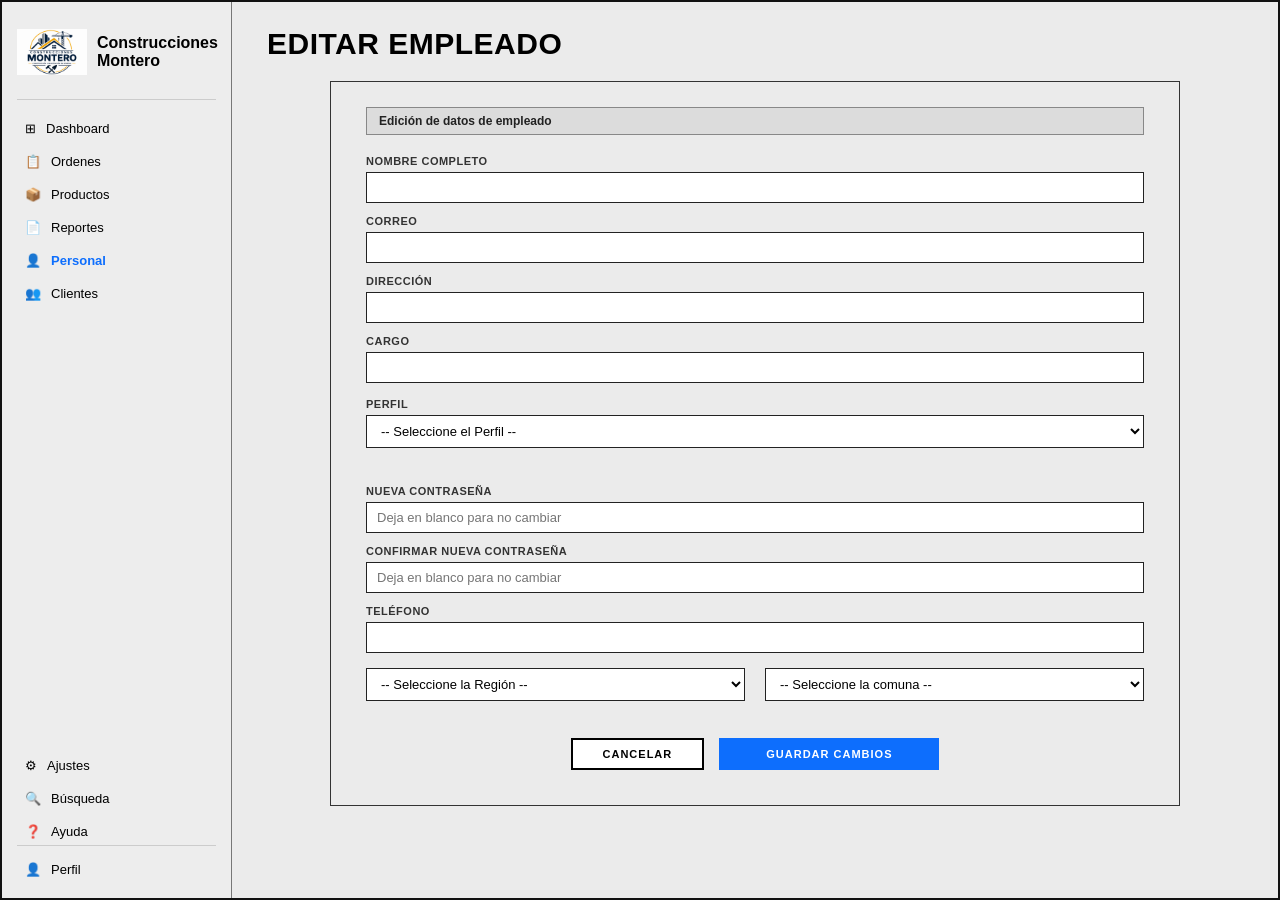
<file: Mipagina.fullstack2/EDITAR_EMPLEADO.HTML>
<!DOCTYPE html>
<html lang="es">
<head>
    <meta charset="UTF-8">
    <meta name="viewport" content="width=device-width, initial-scale=1.0">
    <title>Editar Empleado - Construcciones Montero</title>
    
    <link rel="stylesheet" href="CSS/estilos_vc.css">

</head>
<body>

    <div class="layout-admin">

        <!-- SIDEBAR IZQUIERDO -->
        <aside class="sidebar">
            <div>
                <div class="sidebar-brand">
                    <img src="IMG/LOGO.png" alt="Logo" id="logo-icon" style="width: 70px; height: 70px; object-fit: contain;">
                    <span>Construcciones Montero</span>
                </div>

                <nav class="menu-grupo">
                    <a href="ADMIN_HOME.HTML" class="menu-item">
                        <span>⊞</span> Dashboard
                    </a>
                    <a href="#orders" class="menu-item">
                        <span>📋</span> Ordenes
                    </a>
                    <a href="PRODUCTOS.HTML" class="menu-item">
                        <span>📦</span> Productos
                    </a>
                    <a href="#reports" class="menu-item">
                        <span>📄</span> Reportes
                    </a>
                    <a href="EMPLEADOS.HTML" class="menu-item activo">
                        <span>👤</span> Personal
                    </a>
                    <a href="#customers" class="menu-item">
                        <span>👥</span> Clientes
                    </a>
                </nav>
            </div>

            <div>
                <nav class="menu-grupo">
                    <a href="#settings" class="menu-item">
                        <span>⚙</span> Ajustes
                    </a>
                    <a href="#search" class="menu-item">
                        <span>🔍</span> Búsqueda
                    </a>
                    <a href="#help" class="menu-item">
                        <span>❓</span> Ayuda
                    </a>
                </nav>

                <div class="sidebar-footer">
                    <a href="#profile" class="menu-item">
                        <span>👤</span> Perfil
                    </a>
                </div>
            </div>
        </aside>

        <!-- ÁREA PRINCIPAL -->
        <main class="contenido-main">
            
            <h1 class="titulo-pagina">EDITAR EMPLEADO</h1>

            <div class="card-registro">
                <div class="banner-registro">Edición de datos de empleado</div>

                <div id="mensajeExito" class="alerta-exito">
                    ✓ ¡Los cambios han sido guardados con éxito!
                </div>

                <form id="formNuevoUsuario">
                    <div class="form-grupo">
                        <label for="nombre">NOMBRE COMPLETO</label>
                        <input type="text" id="nombre" name="nombre" required>
                    </div>

                    <div class="form-grupo">
                        <label for="correo">CORREO</label>
                        <input type="email" id="correo" name="correo" required>
                    </div>

                    <div class="form-grupo">
                        <label for="direccion">DIRECCIÓN</label>
                        <input type="text" id="direccion" name="direccion">
                    </div>

                    <div class="form-grupo">
                        <label for="cargo">CARGO</label>
                        <input type="text" id="cargo" name="cargo" required>
                    </div>

                    <div class="grid-perfil">
                        <div class="form-grupo">
                            <label for="perfil">PERFIL</label>
                            <select id="perfil" name="perfil" required>
                                <option value="">-- Seleccione el Perfil --</option>
                                <option value="sup">Supervisor</option>
                                <option value="op">Operativo</option>
                            </select>
                        </div>
                    </div>

                    <div class="form-grupo">
                        <label for="contrasena">NUEVA CONTRASEÑA</label>
                        <input type="password" id="contrasena" name="contrasena" placeholder="Deja en blanco para no cambiar">
                    </div>

                    <div class="form-grupo">
                        <label for="confirmarContrasena">CONFIRMAR NUEVA CONTRASEÑA</label>
                        <input type="password" id="confirmarContrasena" name="confirmarContrasena" placeholder="Deja en blanco para no cambiar">
                    </div>

                    <div class="form-grupo">
                        <label for="telefono">TELÉFONO</label>
                        <input type="tel" id="telefono" name="telefono">
                    </div>

                    <div class="grid-selects">
                        <div class="form-grupo">
                            <select id="region" name="region">
                                <option value="">-- Seleccione la Región --</option>
                                <option value="rm">Región Metropolitana de Santiago</option>
                                <option value="araucania">Región de la Araucanía</option>
                                <option value="nuble">Región de Ñuble</option>
                            </select>
                        </div>

                        <div class="form-grupo">
                            <select id="comuna" name="comuna">
                                <option value="">-- Seleccione la comuna --</option>
                                <option value="linares">Linares</option>
                                <option value="longavi">Longaví</option>
                                <option value="concepcion">Concepción</option>
                            </select>
                        </div>
                    </div>

                    <div class="container-btn">
                        <button type="button" class="btn-cancelar" onclick="window.location.href='EMPLEADOS.HTML'">CANCELAR</button>
                        <button type="submit" class="btn-registrar">GUARDAR CAMBIOS</button>
                    </div>
                </form>
            </div>

        </main>

    </div>

    <script src="JS/JSADMIN.js"></script>

</body>
</html>
</file>
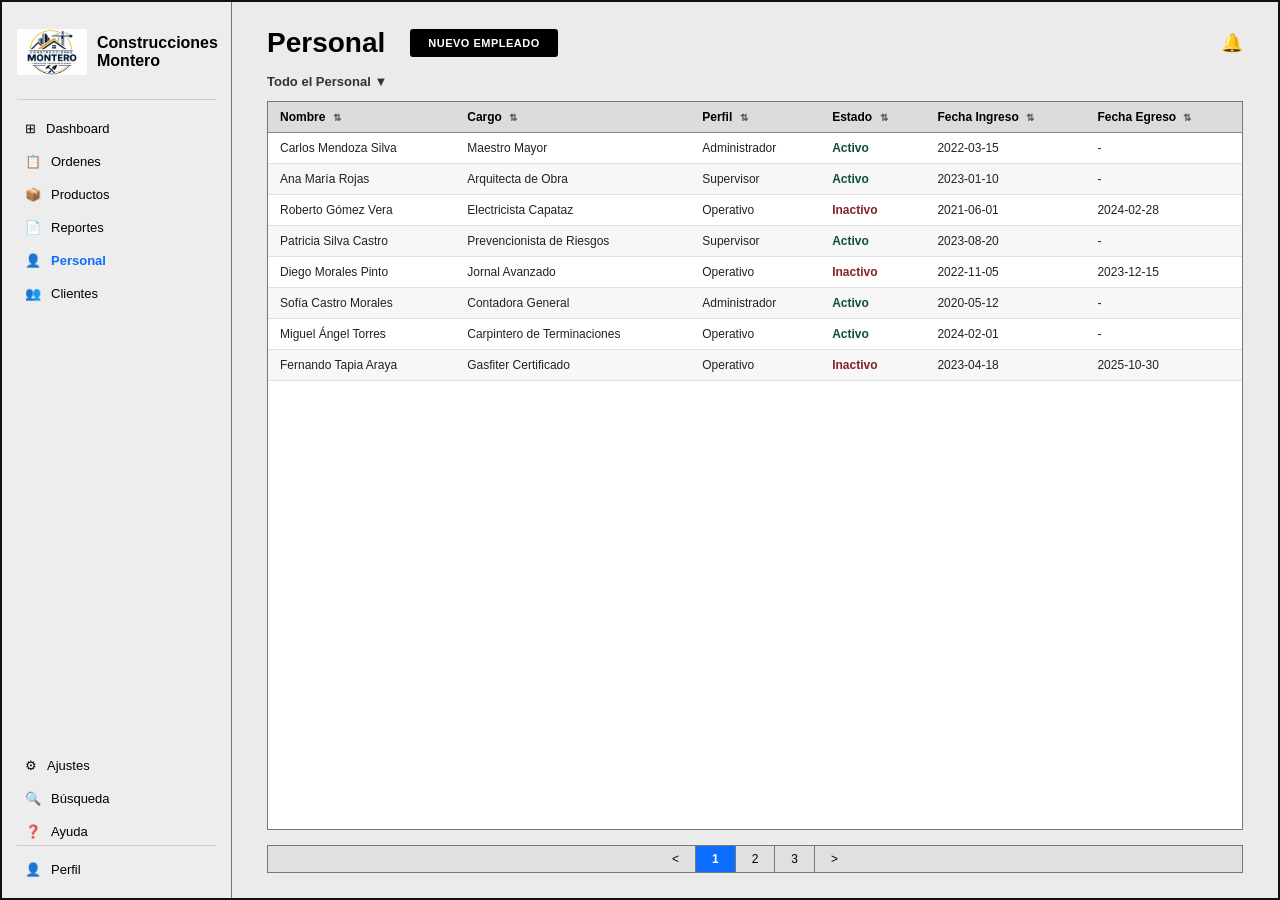
<file: Mipagina.fullstack2/EMPLEADOS.HTML>
<!DOCTYPE html>
<html lang="es">
<head>
    <meta charset="UTF-8">
    <meta name="viewport" content="width=device-width, initial-scale=1.0">
    <title>Personal - Construcciones Montero</title>
    
    <link rel="stylesheet" href="CSS/estilos_vc.css">

</head>
<body onload="renderizarTabla(1)">

    <div class="layout-admin">

        <!-- SIDEBAR IZQUIERDO -->
        <aside class="sidebar">
            <div>
                <div class="sidebar-brand">
                    <img src="IMG/LOGO.png" alt="Logo" id="logo-icon" style="width: 70px; height: 70px; object-fit: contain;">
                    <span>Construcciones Montero</span>
                </div>

                <nav class="menu-grupo">
                    <a href="ADMIN_HOME.HTML" class="menu-item">
                        <span>⊞</span> Dashboard
                    </a>
                    <a href="#orders" class="menu-item">
                        <span>📋</span> Ordenes
                    </a>
                    <a href="PRODUCTOS.HTML" class="menu-item">
                        <span>📦</span> Productos
                    </a>
                    <a href="#reports" class="menu-item">
                        <span>📄</span> Reportes
                    </a>
                    <a href="#employees" class="menu-item activo">
                        <span>👤</span> Personal
                    </a>
                    <a href="#customers" class="menu-item">
                        <span>👥</span> Clientes
                    </a>
                </nav>
            </div>

            <div>
                <nav class="menu-grupo">
                    <a href="#settings" class="menu-item">
                        <span>⚙</span> Ajustes
                    </a>
                    <a href="#search" class="menu-item">
                        <span>🔍</span> Búsqueda
                    </a>
                    <a href="#help" class="menu-item">
                        <span>❓</span> Ayuda
                    </a>
                </nav>

                <div class="sidebar-footer">
                    <a href="#profile" class="menu-item">
                        <span>👤</span> Perfil
                    </a>
                </div>
            </div>
        </aside>

        <!-- ÁREA PRINCIPAL -->
        <main class="contenido-main">
            
            <div class="header-usuarios">
                <div class="header-left">
                    <h2>Personal</h2>
                    <button class="btn-nuevo" onclick="window.location.href='NUEVO_EMPLEADO.HTML'">NUEVO EMPLEADO</button>
                    <button id="btnEditar" class="btn-editar" onclick="editarEmpleado()">EDITAR EMPLEADO</button>
                </div>
                <span class="icono-campana" title="Notificaciones">🔔</span>
            </div>

            <div class="filtro-sub">
                Todo el Personal <span>▼</span>
            </div>

            <div class="tabla-container">
                <table class="tabla-usuarios">
                    <thead>
                        <tr>
                            <th>Nombre <span>⇅</span></th>
                            <th>Cargo <span>⇅</span></th>
                            <th>Perfil <span>⇅</span></th>
                            <th>Estado <span>⇅</span></th>
                            <th>Fecha Ingreso <span>⇅</span></th>
                            <th>Fecha Egreso <span>⇅</span></th>
                        </tr>
                    </thead>
                    <tbody id="tablaCuerpo">
                        <!-- Generado dinámicamente -->
                    </tbody>
                </table>
            </div>

            <div class="paginacion-bar">
                <button onclick="cambiarPagina('prev')">&lt;</button>
                <button class="btn-num active" onclick="cambiarPagina(1)">1</button>
                <button class="btn-num" onclick="cambiarPagina(2)">2</button>
                <button class="btn-num" onclick="cambiarPagina(3)">3</button>
                <button onclick="cambiarPagina('next')">&gt;</button>
            </div>

        </main>

    </div>

    <!-- Enlace al JS -->
    <script src="JS/JSADMIN.js"></script>

</body>
</html>
</file>
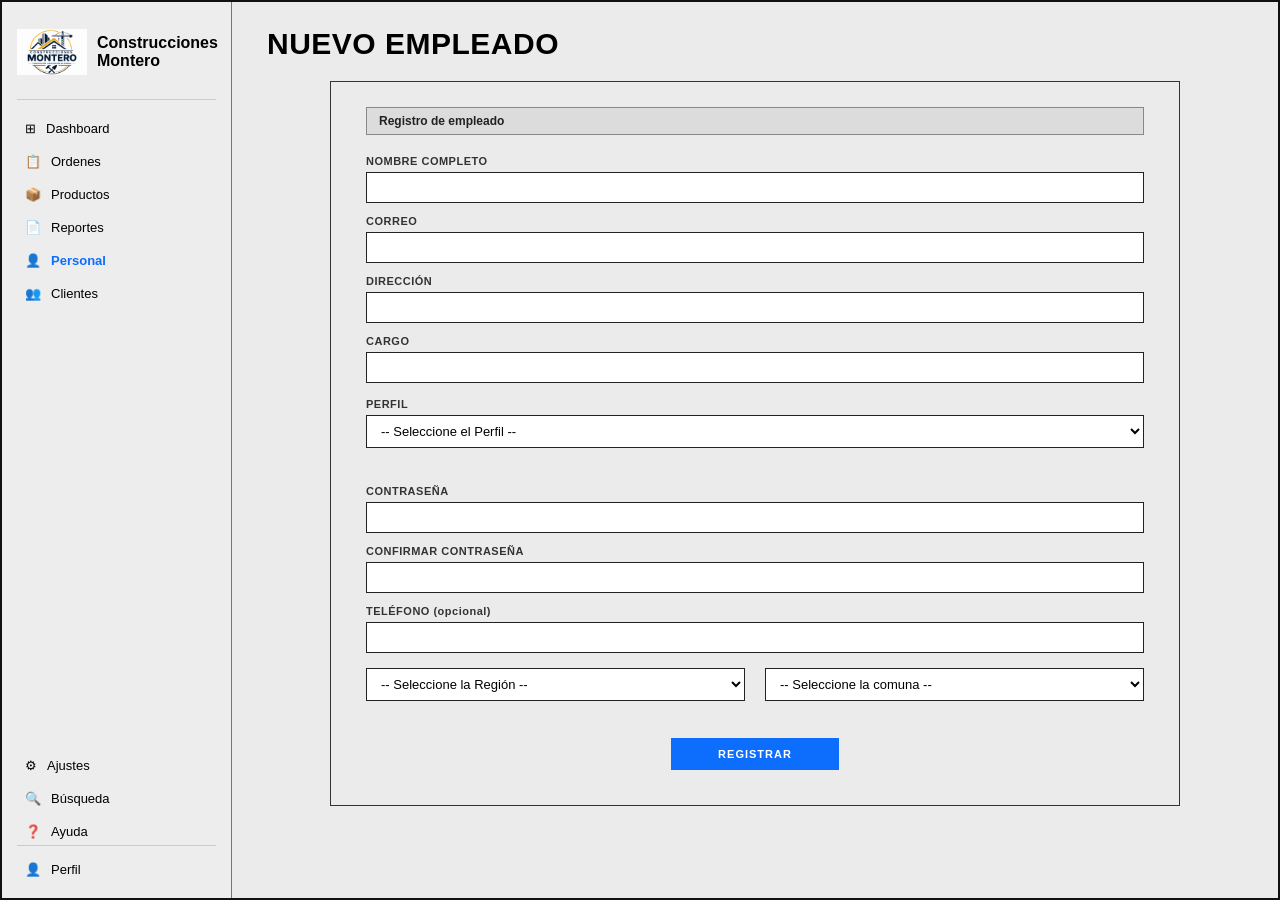
<file: Mipagina.fullstack2/NUEVO_EMPLEADO.HTML>
<!DOCTYPE html>
<html lang="es">
<head>
    <meta charset="UTF-8">
    <meta name="viewport" content="width=device-width, initial-scale=1.0">
    <title>Nuevo Usuario - Construcciones Montero</title>
    
    <link rel="stylesheet" href="CSS/estilos_vc.css">

</head>
<body>

    <div class="layout-admin">

        <!-- SIDEBAR IZQUIERDO -->
        <aside class="sidebar">
            <div>
                <div class="sidebar-brand">
                    <img src="IMG/LOGO.png" alt="Logo" id="logo-icon" style="width: 70px; height: 70px; object-fit: contain;">
                    <span>Construcciones Montero</span>
                </div>

                <nav class="menu-grupo">
                    <a href="ADMIN_HOME.HTML" class="menu-item">
                        <span>⊞</span> Dashboard
                    </a>
                    <a href="#orders" class="menu-item">
                        <span>📋</span> Ordenes
                    </a>
                    <a href="PRODUCTOS.HTML" class="menu-item">
                        <span>📦</span> Productos
                    </a>
                    <a href="#reports" class="menu-item">
                        <span>📄</span> Reportes
                    </a>
                    <a href="EMPLEADOS.HTML" class="menu-item activo">
                        <span>👤</span> Personal
                    </a>
                    <a href="#customers" class="menu-item">
                        <span>👥</span> Clientes
                    </a>
                </nav>
            </div>

            <div>
                <nav class="menu-grupo">
                    <a href="#settings" class="menu-item">
                        <span>⚙</span> Ajustes
                    </a>
                    <a href="#search" class="menu-item">
                        <span>🔍</span> Búsqueda
                    </a>
                    <a href="#help" class="menu-item">
                        <span>❓</span> Ayuda
                    </a>
                </nav>

                <div class="sidebar-footer">
                    <a href="#profile" class="menu-item">
                        <span>👤</span> Perfil
                    </a>
                </div>
            </div>
        </aside>

        <!-- ÁREA PRINCIPAL -->
        <main class="contenido-main">
            
            <h1 class="titulo-pagina">NUEVO EMPLEADO</h1>

            <div class="card-registro">
                <div class="banner-registro">Registro de empleado</div>

                <!-- Mensaje de confirmación de registro -->
                <div id="mensajeExito" class="alerta-exito">
                    ✓ ¡El empleado ha sido registrado con éxito!
                </div>

                <form id="formNuevoUsuario">
                    <div class="form-grupo">
                        <label for="nombre">NOMBRE COMPLETO</label>
                        <input type="text" id="nombre" name="nombre" required>
                    </div>

                    <div class="form-grupo">
                        <label for="correo">CORREO</label>
                        <input type="email" id="correo" name="correo" required>
                    </div>

                    <div class="form-grupo">
                        <label for="direccion">DIRECCIÓN</label>
                        <input type="text" id="direccion" name="direccion">
                    </div>

                    <div class="form-grupo">
                        <label for="cargo">CARGO</label>
                        <input type="text" id="cargo" name="cargo" required>
                    </div>

                    <div class="grid-perfil">
                        <div class="form-grupo">
                            <label for="perfil">PERFIL</label>
                            <select id="perfil" name="perfil" required>
                                <option value="">-- Seleccione el Perfil --</option>
                                <option value="sup">Supervisor</option>
                                <option value="op">Operativo</option>
                            </select>
                        </div>
                    </div>

                    <div class="form-grupo">
                        <label for="contrasena">CONTRASEÑA</label>
                        <input type="password" id="contrasena" name="contrasena" required>
                    </div>

                    <div class="form-grupo">
                        <label for="confirmarContrasena">CONFIRMAR CONTRASEÑA</label>
                        <input type="password" id="confirmarContrasena" name="confirmarContrasena" required>
                    </div>

                    <div class="form-grupo">
                        <label for="telefono">TELÉFONO (opcional)</label>
                        <input type="tel" id="telefono" name="telefono">
                    </div>

                    <div class="grid-selects">
                        <div class="form-grupo">
                            <select id="region" name="region">
                                <option value="">-- Seleccione la Región --</option>
                                <option value="rm">Región Metropolitana de Santiago</option>
                                <option value="araucania">Región de la Araucanía</option>
                                <option value="nuble">Región de Ñuble</option>
                            </select>
                        </div>

                        <div class="form-grupo">
                            <select id="comuna" name="comuna">
                                <option value="">-- Seleccione la comuna --</option>
                                <option value="linares">Linares</option>
                                <option value="longavi">Longaví</option>
                                <option value="concepcion">Concepción</option>
                            </select>
                        </div>
                    </div>

                    <div class="container-btn">
                        <button type="submit" class="btn-registrar">REGISTRAR</button>
                    </div>
                </form>
            </div>

        </main>

    </div>

    

    <!-- Enlace al JS en mis carpertas -->
    <script src="JS/JSADMIN.js"></script>

</body>
</html>
</file>
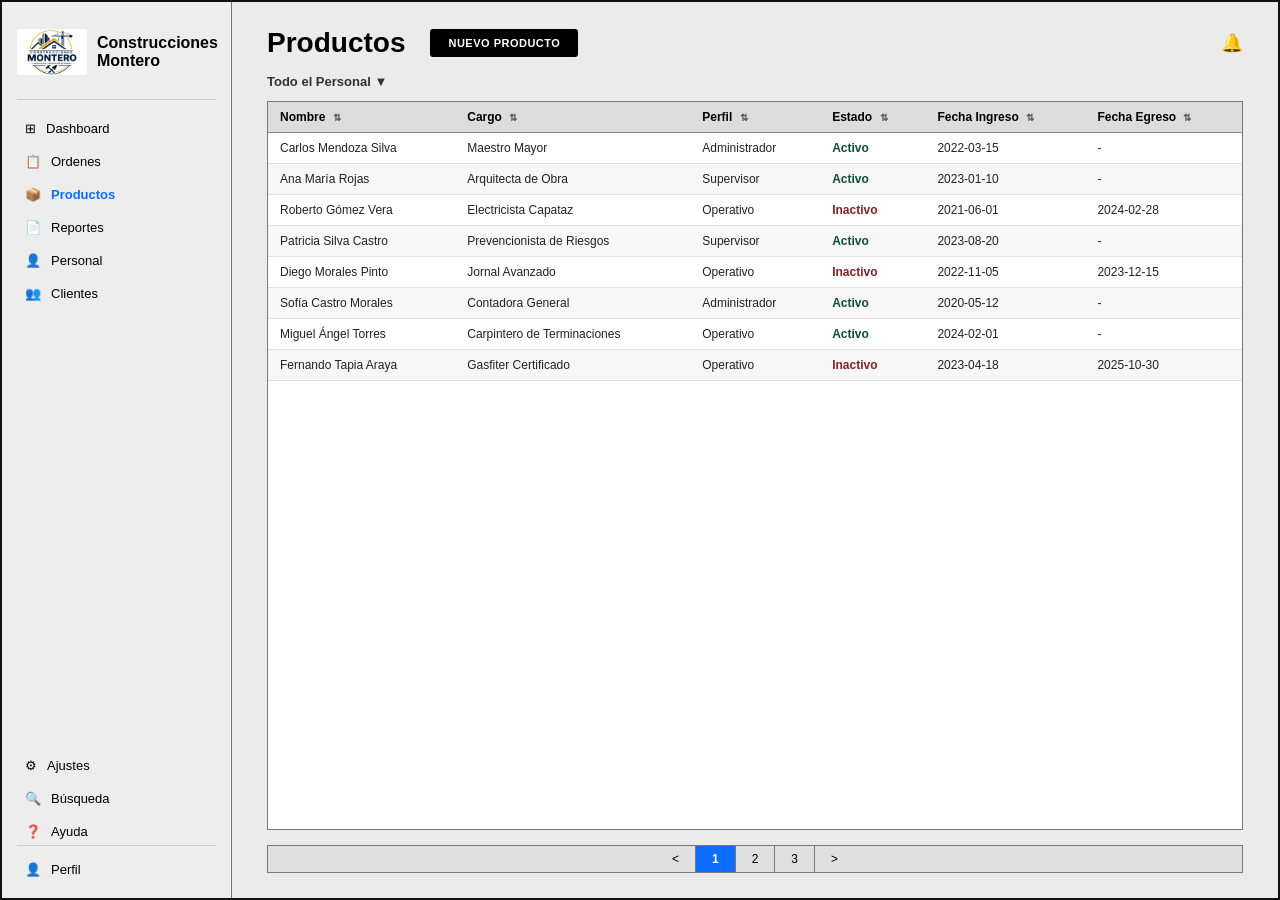
<file: Mipagina.fullstack2/PRODUCTOS.HTML>
<!DOCTYPE html>
<html lang="es">
<head>
    <meta charset="UTF-8">
    <meta name="viewport" content="width=device-width, initial-scale=1.0">
    <title>Personal - Construcciones Montero</title>
    
    <link rel="stylesheet" href="CSS/estilos_vc.css">

</head>
<body onload="renderizarTabla(1)">

    <div class="layout-admin">

        <!-- SIDEBAR IZQUIERDO -->
        <aside class="sidebar">
            <div>
                <div class="sidebar-brand">
                    <img src="IMG/LOGO.png" alt="Logo" id="logo-icon" style="width: 70px; height: 70px; object-fit: contain;">
                    <span>Construcciones Montero</span>
                </div>

                <nav class="menu-grupo">
                    <a href="ADMIN_HOME.HTML" class="menu-item">
                        <span>⊞</span> Dashboard
                    </a>
                    <a href="#orders" class="menu-item">
                        <span>📋</span> Ordenes
                    </a>
                    <a href="PRODUCTOS.HTML" class="menu-item activo">
                        <span>📦</span> Productos
                    </a>
                    <a href="#reports" class="menu-item">
                        <span>📄</span> Reportes
                    </a>
                    <a href="EMPLEADOS.HTML" class="menu-item">
                        <span>👤</span> Personal
                    </a>
                    <a href="#customers" class="menu-item">
                        <span>👥</span> Clientes
                    </a>
                </nav>
            </div>

            <div>
                <nav class="menu-grupo">
                    <a href="#settings" class="menu-item">
                        <span>⚙</span> Ajustes
                    </a>
                    <a href="#search" class="menu-item">
                        <span>🔍</span> Búsqueda
                    </a>
                    <a href="#help" class="menu-item">
                        <span>❓</span> Ayuda
                    </a>
                </nav>

                <div class="sidebar-footer">
                    <a href="#profile" class="menu-item">
                        <span>👤</span> Perfil
                    </a>
                </div>
            </div>
        </aside>

        <!-- ÁREA PRINCIPAL -->
        <main class="contenido-main">
            
            <div class="header-usuarios">
                <div class="header-left">
                    <h2>Productos</h2>
                    <button class="btn-nuevo" onclick="window.location.href='NUEVO_PRODUCTO.HTML'">NUEVO PRODUCTO</button>
                    <button id="btnEditar" class="btn-editar" onclick="editarProducto()">EDITAR PRODUCTO</button>
                </div>
                <span class="icono-campana" title="Notificaciones">🔔</span>
            </div>

            <div class="filtro-sub">
                Todo el Personal <span>▼</span>
            </div>

            <div class="tabla-container">
                <table class="tabla-usuarios">
                    <thead>
                        <tr>
                            <th>Nombre <span>⇅</span></th>
                            <th>Cargo <span>⇅</span></th>
                            <th>Perfil <span>⇅</span></th>
                            <th>Estado <span>⇅</span></th>
                            <th>Fecha Ingreso <span>⇅</span></th>
                            <th>Fecha Egreso <span>⇅</span></th>
                        </tr>
                    </thead>
                    <tbody id="tablaCuerpo">
                        <!-- Generado dinámicamente -->
                    </tbody>
                </table>
            </div>

            <div class="paginacion-bar">
                <button onclick="cambiarPagina('prev')">&lt;</button>
                <button class="btn-num active" onclick="cambiarPagina(1)">1</button>
                <button class="btn-num" onclick="cambiarPagina(2)">2</button>
                <button class="btn-num" onclick="cambiarPagina(3)">3</button>
                <button onclick="cambiarPagina('next')">&gt;</button>
            </div>

        </main>

    </div>

    <!-- Enlace al JS -->
    <script src="JS/JSADMIN.js"></script>

</body>
</html>
</file>
<file: Mipagina.fullstack2/CSS/estilos_vc.css>
/* ==========================================================================
   1. RESET Y ESTRUCTURA GENERAL
   ========================================================================== */
* {
    box-sizing: border-box;
}

html, body {
    height: 100%;
    margin: 0;
    padding: 0;
    overflow: hidden;
    font-family: Arial, sans-serif;
}

.layout-admin {
    display: flex;
    height: 100vh;
    width: 100vw;
    border: 2px solid #111;
}

/* ==========================================================================
   2. BARRA LATERAL (SIDEBAR)
   ========================================================================== */
.sidebar {
    width: 230px;
    min-width: 230px;
    background-color: #ededed;
    border-right: 1px solid #777;
    display: flex;
    flex-direction: column;
    justify-content: space-between;
    padding: 15px;
}

.sidebar-brand {
    display: flex;
    align-items: center;
    gap: 10px;
    padding-bottom: 12px;
    border-bottom: 1px solid #ccc;
    margin-bottom: 15px;
    font-weight: bold;
    color: #000;
}

.sidebar-brand img {
    width: 70px;
    height: 70px;
    object-fit: contain;
}

.menu-grupo {
    display: flex;
    flex-direction: column;
    gap: 6px;
}

.menu-item {
    color: #000;
    text-decoration: none;
    font-size: 13px;
    padding: 6px 8px;
    display: flex;
    align-items: center;
    gap: 10px;
    border-radius: 4px;
}

.menu-item:hover {
    background-color: #dcdcdc;
}

.menu-item.activo {
    color: #0d6efd;
    font-weight: bold;
}

.sidebar-footer {
    padding-top: 10px;
    border-top: 1px solid #ccc;
}

/* ==========================================================================
   3. ÁREA PRINCIPAL Y DASHBOARD (ADMIN_HOME)
   ========================================================================== */
.contenido-main {
    flex: 1;
    display: flex;
    flex-direction: column;
    background-color: #ebebeb;
    padding: 25px 35px;
    overflow-y: auto;
}

.panel-top {
    height: 50%;
    border-bottom: 1px solid #777;
    padding: 25px 30px;
}

.panel-top-header {
    display: flex;
    justify-content: space-between;
    align-items: center;
}

.panel-top-header h2 {
    margin: 0;
    text-align: left;
    font-size: 26px;
    color: #000;
}

.panel-bottom {
    height: 50%;
    padding: 25px 30px;
}

.icono-campana {
    font-size: 18px;
    cursor: pointer;
}

/* ==========================================================================
   4. LISTADO Y TABLA DE EMPLEADOS (EMPLEADOS.HTML)
   ========================================================================== */
.header-usuarios {
    display: flex;
    justify-content: space-between;
    align-items: center;
    margin-bottom: 15px;
}

.header-left {
    display: flex;
    align-items: center;
    gap: 15px;
}

.header-left h2 {
    margin: 0;
    font-size: 28px;
    color: #000;
    font-weight: bold;
    text-align: left;
    margin-right: 10px;
}

.filtro-sub {
    font-size: 13px;
    font-weight: bold;
    color: #333;
    margin-bottom: 12px;
    cursor: pointer;
    display: inline-block;
}

.tabla-container {
    border: 1px solid #777;
    background-color: #fff;
    flex: 1;
    overflow-y: auto;
    margin-bottom: 15px;
}

.tabla-usuarios {
    width: 100% !important;
    border-collapse: collapse;
    background-color: #fff !important;
    text-align: left !important;
}

.tabla-usuarios th {
    background-color: #dcdcdc;
    color: #000;
    padding: 8px 12px;
    font-size: 12px;
    font-weight: bold;
    border-bottom: 1px solid #888;
    position: sticky;
    top: 0;
}

.tabla-usuarios th span {
    font-size: 10px;
    margin-left: 4px;
    color: #555;
}

.tabla-usuarios td {
    padding: 8px 12px !important;
    font-size: 12px;
    color: #222;
    border-bottom: 1px solid #e0e0e0;
    text-align: left !important;
}

.tabla-usuarios tbody tr {
    cursor: pointer;
    transition: background-color 0.15s ease;
}

.tabla-usuarios tr:nth-child(even) {
    background-color: #f7f7f7;
}

.tabla-usuarios tr:nth-child(odd) {
    background-color: #ffffff;
}

.tabla-usuarios tr.fila-seleccionada {
    background-color: #c2dbfe !important;
}

.estado-activo {
    color: #0f5132;
    font-weight: bold;
}

.estado-inactivo {
    color: #842029;
    font-weight: bold;
}

.paginacion-bar {
    display: flex;
    justify-content: center;
    border: 1px solid #777;
    background-color: #e0e0e0;
}

.paginacion-bar button {
    background: transparent;
    border: none;
    border-right: 1px solid #777;
    padding: 6px 16px;
    font-size: 12px;
    cursor: pointer;
    color: #000;
}

.paginacion-bar button:last-child {
    border-right: none;
}

.paginacion-bar button.active {
    background-color: #0d6efd;
    color: #fff;
    font-weight: bold;
}

.paginacion-bar button:hover:not(.active) {
    background-color: #ccc;
}

/* ==========================================================================
   5. FORMULARIOS (NUEVO_EMPLEADO Y EDITAR_EMPLEADO)
   ========================================================================== */
.titulo-pagina {
    font-size: 30px;
    font-weight: bold;
    color: #000;
    margin: 0 0 20px 0;
    text-transform: uppercase;
    letter-spacing: 0.5px;
}

.card-registro {
    border: 1.5px solid #333;
    background-color: #ebebeb;
    padding: 25px 35px;
    display: flex;
    flex-direction: column;
    max-width: 850px;
    width: 100%;
    margin: 0 auto;
}

.banner-registro {
    background-color: #dcdcdc;
    color: #222;
    padding: 6px 12px;
    font-size: 12px;
    font-weight: bold;
    border: 1px solid #888;
    margin-bottom: 20px;
    width: 100%;
}

.alerta-exito {
    display: none;
    background-color: #d4edda;
    color: #155724;
    border: 1px solid #c3e6cb;
    padding: 10px 15px;
    font-size: 13px;
    font-weight: bold;
    margin-bottom: 15px;
    text-align: center;
    border-radius: 3px;
}

.form-grupo {
    display: flex;
    flex-direction: column;
    gap: 5px;
    margin-bottom: 12px;
}

.form-grupo label {
    font-size: 11px;
    font-weight: bold;
    color: #333;
    letter-spacing: 0.5px;
}

.form-grupo input, 
.form-grupo select {
    width: 100%;
    padding: 7px 10px;
    border: 1.5px solid #222;
    background-color: #fff;
    font-size: 13px;
    outline: none;
}

.form-grupo input:focus, 
.form-grupo select:focus {
    border-color: #0d6efd;
}

.grid-selects,
.grid-perfil {
    display: grid;
    grid-template-columns: 1fr 1fr;
    gap: 20px;
    margin-top: 15px;
    margin-bottom: 25px;
}

.grid-perfil {
    grid-template-columns: 1fr;
}

/* ==========================================================================
   6. BOTONES GENERALES
   ========================================================================== */
.container-btn {
    display: flex;
    justify-content: center;
    gap: 15px;
    margin-top: 10px;
    margin-bottom: 10px;
}

.btn-nuevo {
    background-color: #000;
    color: #fff;
    border: none;
    padding: 8px 18px;
    font-size: 11px;
    font-weight: bold;
    letter-spacing: 0.5px;
    cursor: pointer;
    border-radius: 3px;
}

.btn-nuevo:hover {
    background-color: #333;
}

.btn-editar {
    background-color: #0d6efd;
    color: #fff;
    border: none;
    padding: 8px 18px;
    font-size: 11px;
    font-weight: bold;
    letter-spacing: 0.5px;
    cursor: pointer;
    border-radius: 3px;
    display: none;
}

.btn-editar:hover {
    background-color: #0b5ed7;
}

.btn-registrar {
    background-color: #0d6efd;
    color: #fff;
    border: 2px solid #0d6efd;
    padding: 8px 45px;
    font-size: 11px;
    font-weight: bold;
    letter-spacing: 1px;
    cursor: pointer;
    text-transform: uppercase;
    transition: background-color 0.2s, color 0.2s;
}

.btn-registrar:hover {
    background-color: #0b5ed7;
}

.btn-cancelar {
    background-color: #fff;
    color: #000;
    border: 2px solid #000;
    padding: 8px 30px;
    font-size: 11px;
    font-weight: bold;
    letter-spacing: 1px;
    cursor: pointer;
    text-transform: uppercase;
}

.btn-cancelar:hover {
    background-color: #000;
    color: #fff;
}
</file>
